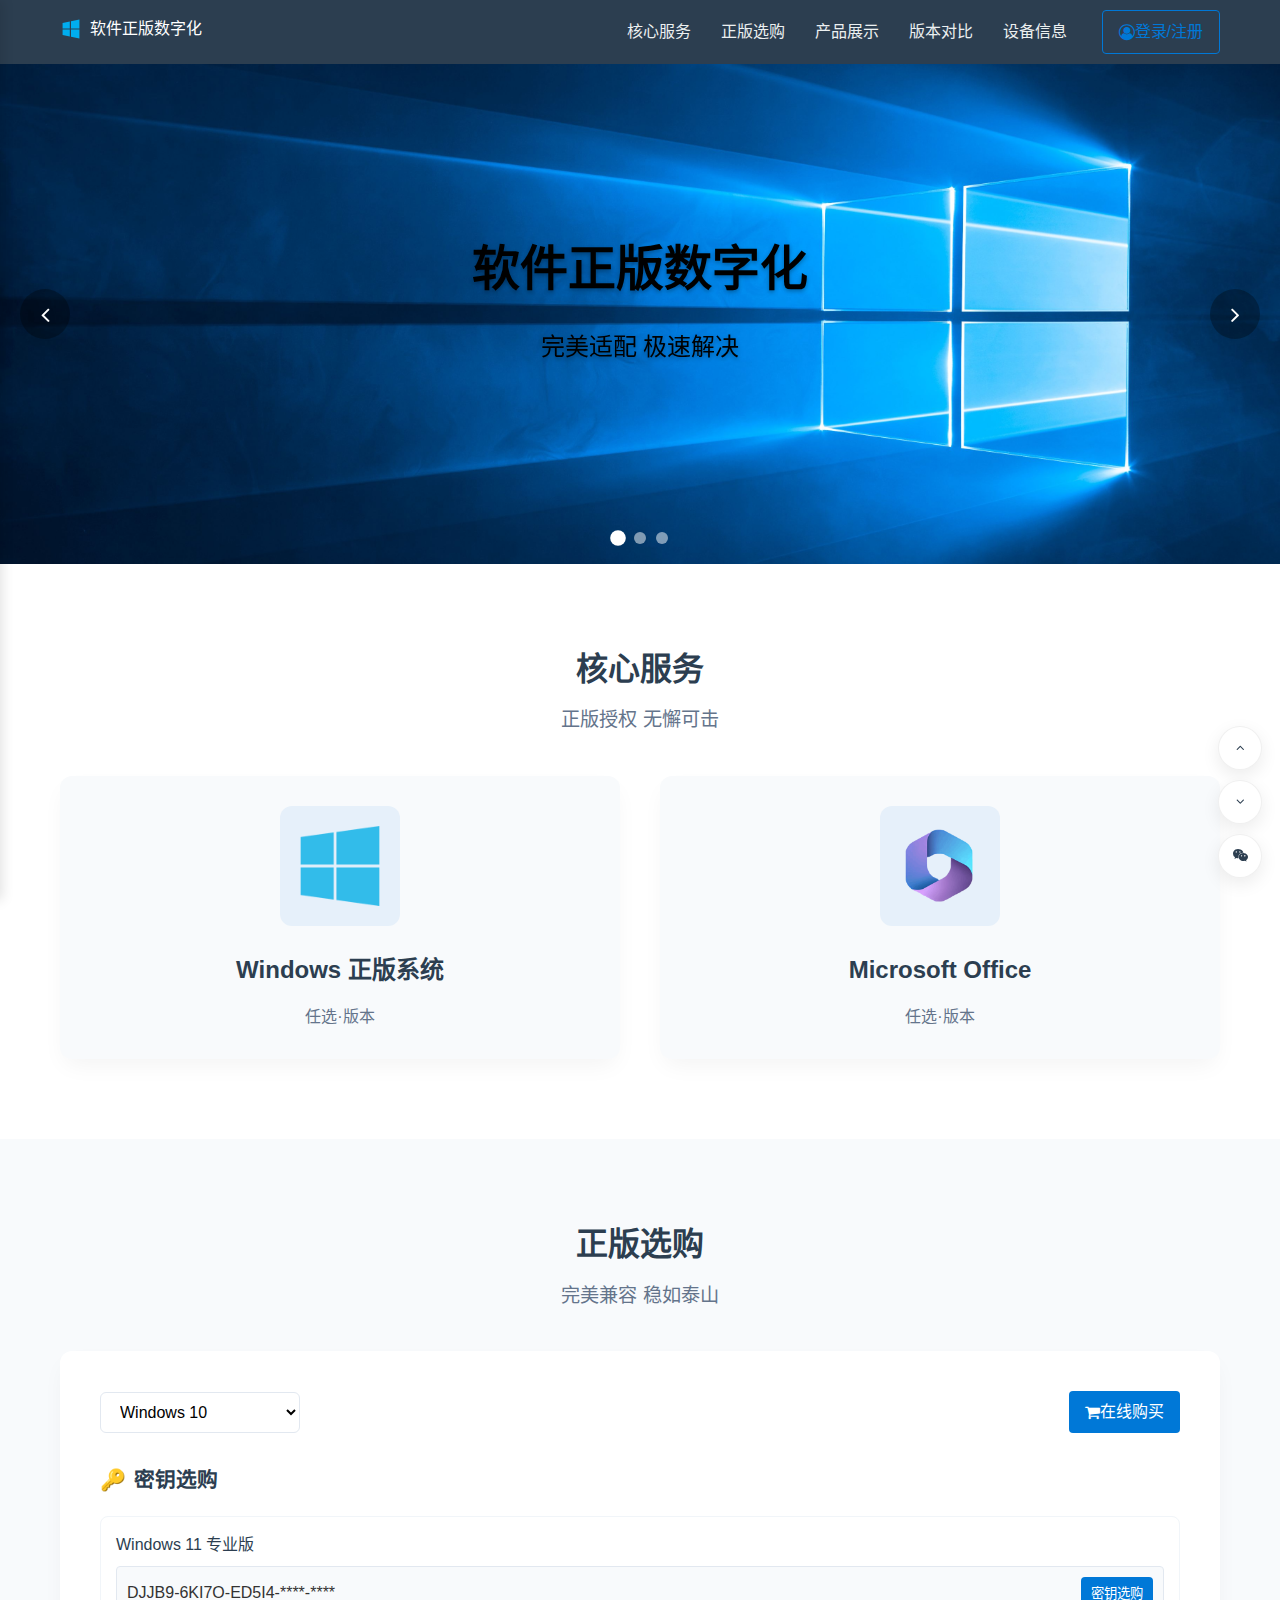
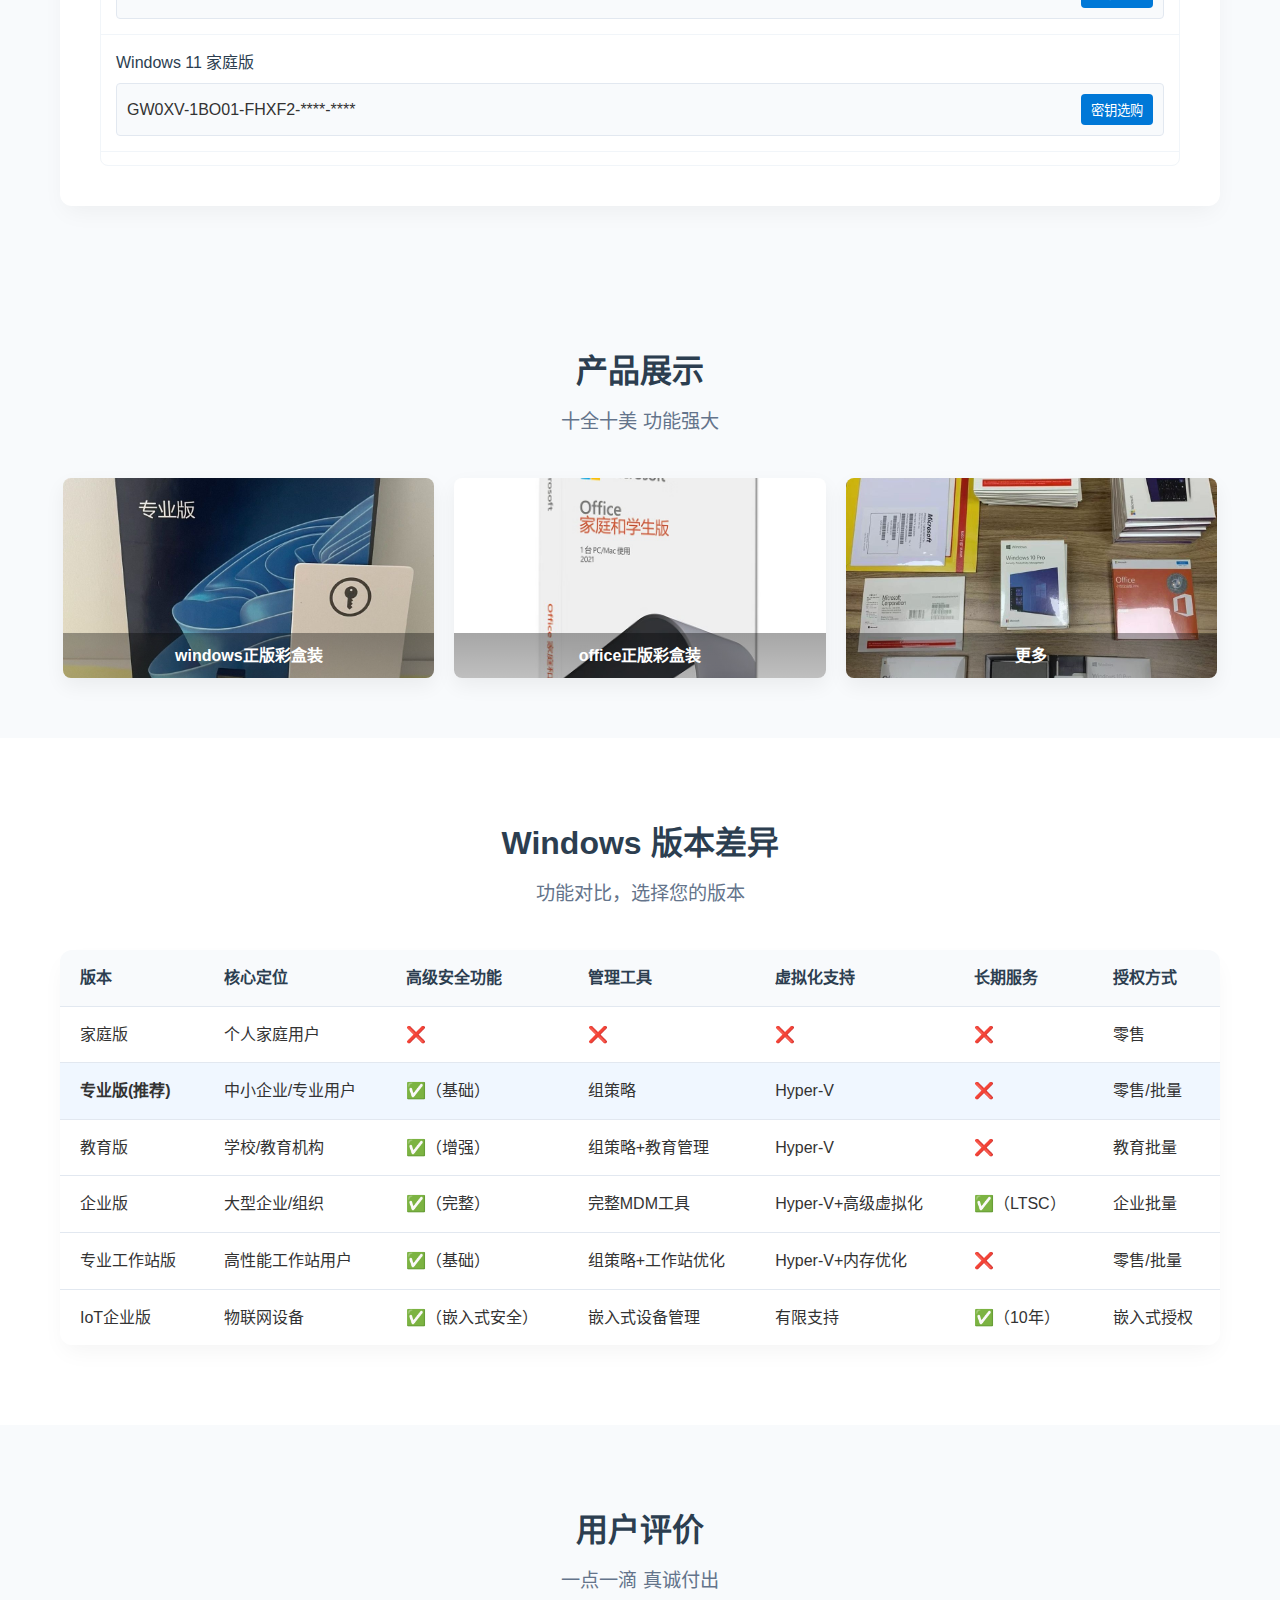
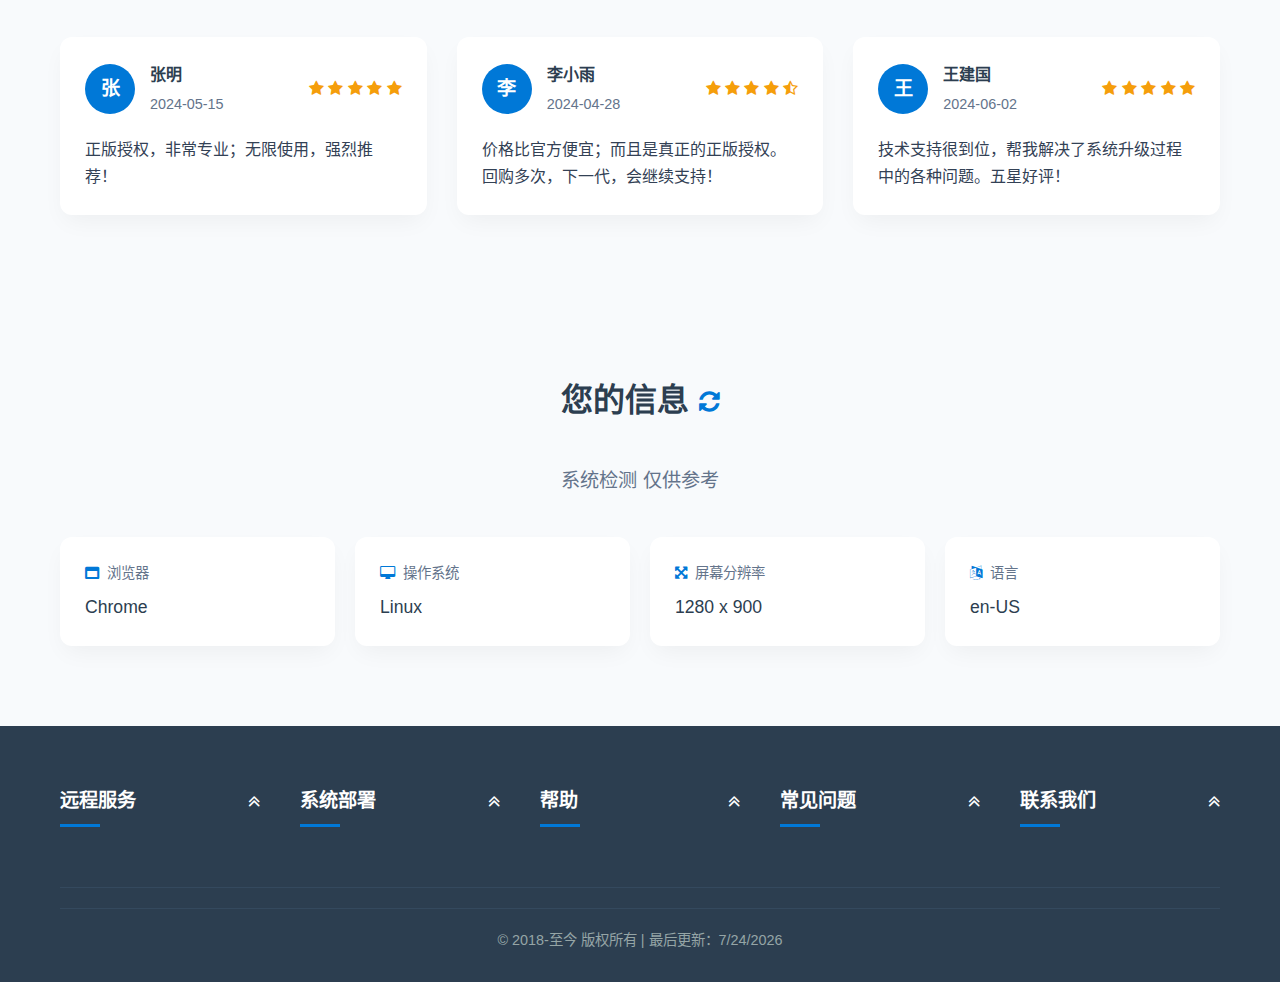
<file: index.html>
<!DOCTYPE html>
<html lang="zh-CN">

<head>
    <meta charset="UTF-8">
    <meta name="viewport" content="width=device-width, initial-scale=1.0">
      <title>免费windows许可证授权中心</title>
    <meta name="keywords" content="Windows许可证, 免费激活, 系统授权, Windows激活工具, 正版授权, 许可证密钥, 激活教程">
    <meta name="description" content="提供Windows系统和Office的正版授权信息、激活教程和相关服务，帮助用户合法使用软件产品。">
    <link href="https://cdn.jsdelivr.net/npm/font-awesome@4.7.0/css/font-awesome.min.css" rel="stylesheet">
    <link rel="icon" href="favicon.svg" type="image/x-icon">
    <link rel="stylesheet" href="css/winmain.css">
</head>

<body>
    <!-- 导航栏代码 -->
<nav class="top-navbar">
    <div class="container navbar-container">
        <div class="navbar-brand">
            <a href="#hero" aria-label="回到顶部">
                <img src="favicon.svg" alt="Windows" class="brand-logo"> 软件正版数字化
            </a>
        </div>
        <ul class="navbar-nav">
            <li class="nav-item"><a href="#core-services">核心服务</a></li>
            <li class="nav-item"><a href="#purchase">正版选购</a></li>
            <li class="nav-item"><a href="#products">产品展示</a></li>
            <li class="nav-item"><a href="#comparison">版本对比</a></li>
            <li class="nav-item"><a href="#device-info">设备信息</a></li>
        </ul>

        <button id="hamburgerBtn" class="hamburger-btn" aria-label="打开菜单"><i class="fa fa-bars"></i></button>

        <a href="https://signup.microsoft.com/" target="_blank" class="btn btn-outline login-button">
            <i class="fa fa-user-circle-o"></i> 登录/注册
        </a>
    </div>
</nav>

<!-- 移动侧边栏与遮罩（新增） -->
<div id="sidebarOverlay" class="sidebar-overlay" aria-hidden="true"></div>
<aside id="mobileSidebar" class="mobile-sidebar" aria-hidden="true">
    <button id="sidebarClose" class="sidebar-close" aria-label="关闭">×</button>
    <nav style="margin-top:38px;">
        <ul style="list-style:none;padding:0;margin:0;">
            <li style="margin:12px 0;"><a href="#core-services" style="color:#2c3e50;">核心服务</a></li>
            <li style="margin:12px 0;"><a href="#purchase" style="color:#2c3e50;">正版选购</a></li>
            <li style="margin:12px 0;"><a href="#products" style="color:#2c3e50;">产品展示</a></li>
            <li style="margin:12px 0;"><a href="#comparison" style="color:#2c3e50;">版本对比</a></li>
            <li style="margin:12px 0;"><a href="#device-info" style="color:#2c3e50;">设备信息</a></li>
            <li style="margin:18px 0;"><a href="https://signup.microsoft.com/" target="_blank" class="btn btn-primary" style="display:inline-block;">登录/注册</a></li>
        </ul>
    </nav>
</aside>

    <!-- 顶部区域 -->
    <header class="hero" id="hero" data-enable-image="true" data-enable-particles="true">
        <!-- 粒子效果容器 -->
        <div id="particles-js" style="display: none;"></div>
    
        
        <!-- 轮播控制按钮 -->
        <button class="carousel-control carousel-prev" aria-label="上一张">
            <i class="fa fa-angle-left"></i>
        </button>
        <button class="carousel-control carousel-next" aria-label="下一张">
            <i class="fa fa-angle-right"></i>
        </button>
        
        <!-- 背景切换控制按钮 -->
        <div class="bg-controls">
        </div>
        
        <div class="hero-content">
            <h1 id="heroTitle">软件正版数字化</h1>
            <h2 id="heroSubtitle">完美适配 极速解决</h2>
        </div>

       <div class="bg-images" aria-hidden="true">
    <div class="bg-image" style="background-image: url('image/bg1.jpg');" 
         data-title="软件正版数字化" data-subtitle="完美适配 极速解决"></div>
    <div class="bg-image" style="background-image: url('image/bg2.png');" 
         data-title="企业级授权" data-subtitle="安全、稳定"></div>
    <div class="bg-image" style="background-image: url('image/bg3.png');" 
         data-title="Office 套件" data-subtitle="效率、兼容"></div>
</div>
    </header>

    <main>
        <!-- 核心服务区域 -->
        <section id="core-services" class="core-services">
            <div class="container">
                <h2 class="section-title">核心服务</h2>
                <p class="section-subtitle">正版授权 无懈可击</p>
                
                <div class="services-grid">
                    <!-- Windows 产品类别 -->
                    <div class="service-card">
                        <div class="service-icon">
                            <img src="image/win.png" alt="Windows Logo">
                        </div>
                        <h3 class="service-title">Windows 正版系统</h3>
                        <p class="service-desc">任选·版本</p>
                    </div>

                    <!-- Office 产品类别 -->
                    <div class="service-card">
                        <div class="service-icon">
                            <img src="image/office365.png" alt="Office Logo">
                        </div>
                        <h3 class="service-title">Microsoft Office</h3>
                        <p class="service-desc">任选·版本</p>
                    </div>
                </div>
            </div>
        </section>

        <!-- 正版选购区域 -->
        <section id="purchase" class="purchase-section">
            <div class="container">
                <h2 class="section-title">正版选购</h2>
                <p class="section-subtitle">完美兼容 稳如泰山</p>
                
                <div class="purchase-container">
                    <div class="version-selector">
                       
                        <select id="windowsVersion">
                            <option value="win10">Windows 10</option>
                            <option value="win11">Windows 11</option>
                            <option value="">Office</option>
                            <option value="other">其它</option>
                        </select>
                        
                        <a href="https://pay.ldxp.cn/shop/EMSDA9S1/rxcp3w" target="_blank" class="btn btn-primary">
                            <i class="fa fa-shopping-cart mr-2"></i>在线购买
                        </a>
                    </div>

                    <!-- 密钥选购区域js -->
                    <div class="keys-section">
                        <h3>密钥选购</h3>
                        <div class="key-carousel">
                            <div class="key-items" id="keyItems">
                            </div>
                        </div>
                    </div>
                </div>
            </div>
        </section>

        <!-- 产品展示区 -->
        <section id="products" class="product-showcase">
            <div class="container">
                <h2 class="section-title">产品展示</h2>
                <p class="section-subtitle">十全十美 功能强大</p>

                <div class="product-grid">
                    <div class="product-item" style="background-image:url('image/s1.jpg');">
                        <div class="product-caption">windows正版彩盒装</div>
                    </div>
                    <div class="product-item" style="background-image:url('image/s2.jpg');">
                        <div class="product-caption">office正版彩盒装</div>
                    </div>
                    <div class="product-item" style="background-image:url('image/s3.jpg');">
                        <div class="product-caption">更多</div>
                    </div>
                </div>
            </div>
        </section>

        <!-- Windows差异区域 -->
        <section id="comparison" class="version-comparison">
            <div class="container">
                <h2 class="section-title">Windows 版本差异</h2>
                <p class="section-subtitle">功能对比，选择您的版本</p>
                
                <div class="table-wrapper">
                    <table class="comparison-table">
                        <thead>
                            <tr>
                                <th>版本</th>
                                <th>核心定位</th>
                                <th>高级安全功能</th>
                                <th>管理工具</th>
                                <th>虚拟化支持</th>
                                <th>长期服务</th>
                                <th>授权方式</th>
                            </tr>
                        </thead>
                        <tbody>
                            <tr>
                                <td>家庭版</td>
                                <td>个人家庭用户</td>
                                <td>❌</td>
                                <td>❌</td>
                                <td>❌</td>
                                <td>❌</td>
                                <td>零售</td>
                            </tr>
                            <tr>
                                <td><strong>专业版(推荐)</strong></td>
                                <td>中小企业/专业用户</td>
                                <td>✅（基础）</td>
                                <td>组策略</td>
                                <td>Hyper-V</td>
                                <td>❌</td>
                                <td>零售/批量</td>
                            </tr>
                            <tr>
                                <td>教育版</td>
                                <td>学校/教育机构</td>
                                <td>✅（增强）</td>
                                <td>组策略+教育管理</td>
                                <td>Hyper-V</td>
                                <td>❌</td>
                                <td>教育批量</td>
                            </tr>
                            <tr>
                                <td>企业版</td>
                                <td>大型企业/组织</td>
                                <td>✅（完整）</td>
                                <td>完整MDM工具</td>
                                <td>Hyper-V+高级虚拟化</td>
                                <td>✅（LTSC）</td>
                                <td>企业批量</td>
                            </tr>
                            <tr>
                                <td>专业工作站版</td>
                                <td>高性能工作站用户</td>
                                <td>✅（基础）</td>
                                <td>组策略+工作站优化</td>
                                <td>Hyper-V+内存优化</td>
                                <td>❌</td>
                                <td>零售/批量</td>
                            </tr>
                            <tr>
                                <td>IoT企业版</td>
                                <td>物联网设备</td>
                                <td>✅（嵌入式安全）</td>
                                <td>嵌入式设备管理</td>
                                <td>有限支持</td>
                                <td>✅（10年）</td>
                                <td>嵌入式授权</td>
                            </tr>
                        </tbody>
                    </table>
                </div>
            </div>
        </section>
<!-- 用户评价区域 -->
<section class="user-reviews">
    <div class="container">
        <h2 class="section-title">用户评价</h2>
        <p class="section-subtitle">一点一滴 真诚付出</p>
        
        <div class="reviews-grid">
            <div class="review-card">
                <div class="review-header">
                    <div class="reviewer-avatar">张</div>
                    <div class="reviewer-info">
                        <div class="reviewer-name">张明</div>
                        <div class="review-date">2024-05-15</div>
                    </div>
                    <div class="rating">
                        <i class="fa fa-star"></i>
                        <i class="fa fa-star"></i>
                        <i class="fa fa-star"></i>
                        <i class="fa fa-star"></i>
                        <i class="fa fa-star"></i>
                    </div>
                </div>
                <div class="review-content">
                    正版授权，非常专业；无限使用，强烈推荐！
                </div>
            </div>
            
            <div class="review-card">
                <div class="review-header">
                    <div class="reviewer-avatar">李</div>
                    <div class="reviewer-info">
                        <div class="reviewer-name">李小雨</div>
                        <div class="review-date">2024-04-28</div>
                    </div>
                    <div class="rating">
                        <i class="fa fa-star"></i>
                        <i class="fa fa-star"></i>
                        <i class="fa fa-star"></i>
                        <i class="fa fa-star"></i>
                        <i class="fa fa-star-half-o"></i>
                    </div>
                </div>
                <div class="review-content">
                    价格比官方便宜；而且是真正的正版授权。回购多次，下一代，会继续支持！
                </div>
            </div>
            
            <div class="review-card">
                <div class="review-header">
                    <div class="reviewer-avatar">王</div>
                    <div class="reviewer-info">
                        <div class="reviewer-name">王建国</div>
                        <div class="review-date">2024-06-02</div>
                    </div>
                    <div class="rating">
                        <i class="fa fa-star"></i>
                        <i class="fa fa-star"></i>
                        <i class="fa fa-star"></i>
                        <i class="fa fa-star"></i>
                        <i class="fa fa-star"></i>
                    </div>
                </div>
                <div class="review-content">
                    技术支持很到位，帮我解决了系统升级过程中的各种问题。五星好评！
                </div>
            </div>
        </div>
    </div>
</section>
        
        <!-- 设备信息区域 -->
        <section id="device-info" class="device-info">
            <div class="container">
                <div class="info-header">
                    <h2 class="info-title">您的信息</h2>
                    <i class="fa fa-refresh refresh-icon" id="refreshInfo" title="刷新信息"></i>
                </div>
                <p class="section-subtitle">系统检测 仅供参考</p>
                
                <div class="info-grid" id="deviceInfoGrid">
                </div>
            </div>
        </section>
    </main>

    <!-- 页脚区域 -->
    <footer>
        <div class="container">
            <div class="footer-container">
                <!-- 远程服务 -->
                <div class="footer-section">
                    <h3>
                        远程服务
                        <i class="fa fa-angle-double-up toggle-icon" style="margin-left: 0.2px;"></i>
                    </h3>
                    <ul class="footer-links">
                        <li><a href="https://sunlogin.oray.com/download?categ=personal" target="_blank">向日葵</a></li>
                        <li><a href="https://www.rdviewer.com/" target="_blank">Rdview</a></li>
                    </ul>
                </div>

                <!-- 系统部署 -->
                <div class="footer-section">
                    <h3>
                        系统部署
                        <i class="fa fa-angle-double-up toggle-icon" style="margin-left: 0.2px;"></i>
                    </h3>
                    <ul class="footer-links">
                        <li><a href="https://msdn.itellyou.cn/" target="_blank">MSDN</a></li>
                        <li><a href="https://www.wepe.com.cn/" target="_blank">WePe</a></li>
                        <li><a href="https://otp.landian.vip/zh-cn/" target="_blank">Office</a></li>
                    </ul>
                </div>

                <!-- 帮助 -->
                <div class="footer-section">
                    <h3>
                        帮助
                        <i class="fa fa-angle-double-up toggle-icon" style="margin-left: 0.2px;"></i>
                    </h3>
                    <ul class="footer-links">
                        <li><a href="https://www.kdocs.cn/l/cghFNwCAiYQf" target="_blank">在线文档</a></li>
                        <li><a href="https://iknow.lenovo.com.cn/detail/200014" target="_blank">Bitlocker</a></li>
                        <li><a href="https://www.kdocs.cn/l/cuNACF1VFq2F" target="_blank">Office二级</a></li>
                        <li><a href="https://www.huorong.cn/" target="_blank">火绒</a></li>
                    </ul>
                </div>

                <!-- 常见问题 -->
                <div class="footer-section">
                    <h3>
                        常见问题
                        <i class="fa fa-angle-double-up toggle-icon" style="margin-left: 0.2px;"></i>
                    </h3>
                    <ul class="footer-links">
                       <li><a href="Privacy/index.html" target="_blank">服务条款</a></li>
                        <li><a href="#" id="noticeBtn">公告</a></li>
                        <li><a href="#" id="faqBtn">FAQ</a></li>
                    </ul>
                </div>

                <!-- 联系我们 -->
                <div class="footer-section">
                    <h3>
                        联系我们
                        <i class="fa fa-angle-double-up" style="margin-left: 0.2px;"></i>
                    </h3>
                    <ul class="footer-links">
                        <li><a href="mailto:andu666@foxmail.com"><i class="fa fa-envelope-o mr-2"></i> 邮件：andu666@foxmail.com</a></li>
                        <li><a href="#" id="contactWeChatBtn"><i class="fa fa-weixin mr-2"></i> 微信/付款</a></li>
                    </ul>
                </div>
            </div>

            <div class="footer-divider"></div>

            <div class="copyright">
                © 2018-至今 版权所有 | 最后更新：<span id="lastUpdate"></span>
            </div>
        </div>
    </footer>

    <!-- 右下角功能按钮 -->
    <div class="action-buttons" aria-hidden="false">
        <button id="toTop" class="action-btn" title="回到顶部"><i class="fa fa-angle-up" aria-hidden="true"></i></button>
        <button id="toBottom" class="action-btn" title="到底部"><i class="fa fa-angle-down" aria-hidden="true"></i></button>
        <button id="wechatBtn" class="action-btn" title="微信二维码"><i class="fa fa-wechat" aria-hidden="true"></i></button>
    </div>

    <div id="wechatQrCode" class="wechat-qrcode" aria-hidden="true">
        <img src="image/wx-code.png" alt="微信二维码">
        <p>客户经理</p>
    </div>

    <!-- 公告模态框 -->
    <div id="noticeModal" style="display:none;position:fixed;top:0;left:0;width:100vw;height:100vh;background:rgba(44,62,80,0.4);z-index:999;">
        <div style="position:absolute;top:50%;left:50%;transform:translate(-50%,-50%);background:#fff;border-radius:10px;max-width:90vw;width:500px;padding:30px;box-shadow:0 8px 32px rgba(0,0,0,0.18);text-align:center;position:relative;">
            <button id="noticeClose" style="position:absolute;top:15px;right:15px;background:none;border:none;font-size:1.5rem;color:#777;cursor:pointer;">×</button>
            <div style="font-size:1.5rem;font-weight:bold;margin-bottom:20px;color:#e74c3c;">重要通知 | 2018运营-至今</div>
            <div style="text-align: center; margin-top: 10px; font-size: 1rem; color: #333;">
                全网最低价 100%正版 企业更优惠
            </div>
            <div style="text-align:left;font-size:1rem;line-height:1.8;margin:20px 0;">
                <p><strong>因密钥可复制、虚拟品；人群问题：带来损失</strong></p>
                <p>1. 恶意白嫖，恶意退款的人</p>
                <p>2. 小白人群；浪费后，且要退款</p>
                <p style="color:#e74c3c;font-weight:bold;text-align:center;">为更好的解决，现仅：远程协助，成功率100%</p>
                <p style="color:#e74c3c;font-weight:bold;">拒绝任何：恶意白嫖；必须：先付后协（失败必退）</p>
                <br>
                <p><strong>提示：</strong>如您"闲鱼"下单，因我方，支付宝不常用，请转微信</p>
                <p><strong>承诺：</strong>100%正版、100%账户绑定、100%真实、100%放心</p>
                <p><strong>优惠：</strong>购入2个的，第2个，仅售半价</p>
            </div>
            <div style="position:relative;max-width:100%;width:200px;margin:10px auto;display:block;">
                <img id="wx1Image" src="image/wx1.png" alt="微信支付二维码" style="max-width:100%;width:100%;border-radius:6px;border:1px solid #eee;transition: transform 0.3s ease;">
                <div style="position:absolute;top:-10px;right:-10px;display:flex;gap:5px;">
                    <button id="zoomIn" style="width:24px;height:24px;border-radius:50%;background:#fff;border:1px solid #ddd;display:flex;align-items:center;justify-content:center;cursor:pointer;font-weight:bold;box-shadow:0 1px 3px rgba(0,0,0,0.1);">+</button>
                    <button id="zoomOut" style="width:24px;height:24px;border-radius:50%;background:#fff;border:1px solid #ddd;display:flex;align-items:center;justify-content:center;cursor:pointer;font-weight:bold;box-shadow:0 1px 3px rgba(0,0,0,0.1);">-</button>
                </div>
                <div style="text-align: center; margin-top: 10px; font-size: 1rem; color: #333;">
                    感谢理解，提供3年质保
                </div>
            </div>
        </div>
    </div>

    <!-- FAQ模态框 -->
    <div id="faqModal" style="display:none;position:fixed;top:0;left:0;width:100vw;height:100vh;background:rgba(44,62,80,0.4);z-index:999;">
        <div style="position:absolute;top:50%;left:50%;transform:translate(-50%,-50%);background:#fff;border-radius:10px;max-width:90vw;width:400px;padding:30px 20px;box-shadow:0 8px 32px rgba(0,0,0,0.18);text-align:center;">
            <div style="font-size:1.2rem;font-weight:bold;margin-bottom:18px;">常见问题 FAQ</div>
            <div style="text-align:left;font-size:1rem;line-height:1.8;">
                <div>
                    <b>问：</b>是否，正版永久？<br><b>答：</b>是；账户绑定
                    <hr style="border:none;border-bottom:1px solid #e0e0e0;margin:8px 0;">
                </div>
                <div>
                    <b>问：</b>换或多台电脑，能用<br><b>答：</b>是
                    <hr style="border:none;border-bottom:1px solid #e0e0e0;margin:8px 0;">
                </div>
                <div>
                    <b>问：</b>是否，有售后<br><b>答：</b>质保一年
                    <hr style="border:none;border-bottom:1px solid #e0e0e0;margin:8px 0;">
                </div>
                <div>
                    <b>问：</b>如何查看，正版激活？<br><b>答：</b>设置→系统→激活→激活状态
                    <hr style="border:none;border-bottom:1px solid #e0e0e0;margin:8px 0;">
                </div>
                <img src="image/win-sq.png" alt="激活状态" style="max-width:100%;width:220px;margin:10px auto;display:block;border-radius:6px;">
            </div>
            <button id="faqClose" style="margin-top:18px;padding:6px 24px;border:none;background:#0078d7;color:#fff;border-radius:4px;font-size:1rem;cursor:pointer;">关闭</button>
        </div>
    </div>

    <!-- 联系我们模态框（新增） -->
    <div id="contactModal" style="display:none;position:fixed;top:0;left:0;width:100vw;height:100vh;background:rgba(44,62,80,0.4);z-index:999;">
        <div style="position:absolute;top:50%;left:50%;transform:translate(-50%,-50%);background:#fff;border-radius:10px;max-width:90vw;width:420px;padding:22px;box-shadow:0 8px 32px rgba(0,0,0,0.18);text-align:center;">
            <button id="contactClose" style="position:absolute;top:12px;right:12px;background:none;border:none;font-size:1.5rem;color:#777;cursor:pointer;">×</button>
            <div style="font-size:1.3rem;font-weight:bold;margin-bottom:12px;color:#2c3e50;">联系我们</div>
            <div style="font-size:1rem;color:#333;margin-bottom:12px;text-align:left;">
                <p style="margin:6px 0;"><strong>邮件：</strong><a href="mailto:andu666@foxmail.com">andu666@foxmail.com</a></p>
                <p style="margin:6px 0;"><strong>微信/付款：</strong>扫码联系或支付</p>
            </div>
            <div style="margin:10px auto;max-width:260px;">
                <img src="image/wx1.png" alt="微信二维码" style="width:100%;height:auto;border-radius:6px;border:1px solid #eee;display:block;">
            </div>
            <div style="font-size:0.95rem;color:#666;margin-top:12px;">
                长按或扫码添加，支持付款与咨询
            </div>
            <div style="margin-top:14px;">
                <button id="contactCloseBtn" style="padding:8px 18px;border:none;background:#0078d7;color:#fff;border-radius:6px;cursor:pointer;">关闭</button>
            </div>
        </div>
    </div>

    <!-- 页脚结束前插入脚本引用 -->
    <script src="js/winmain.js"></script>
</body>
</html>
</file>
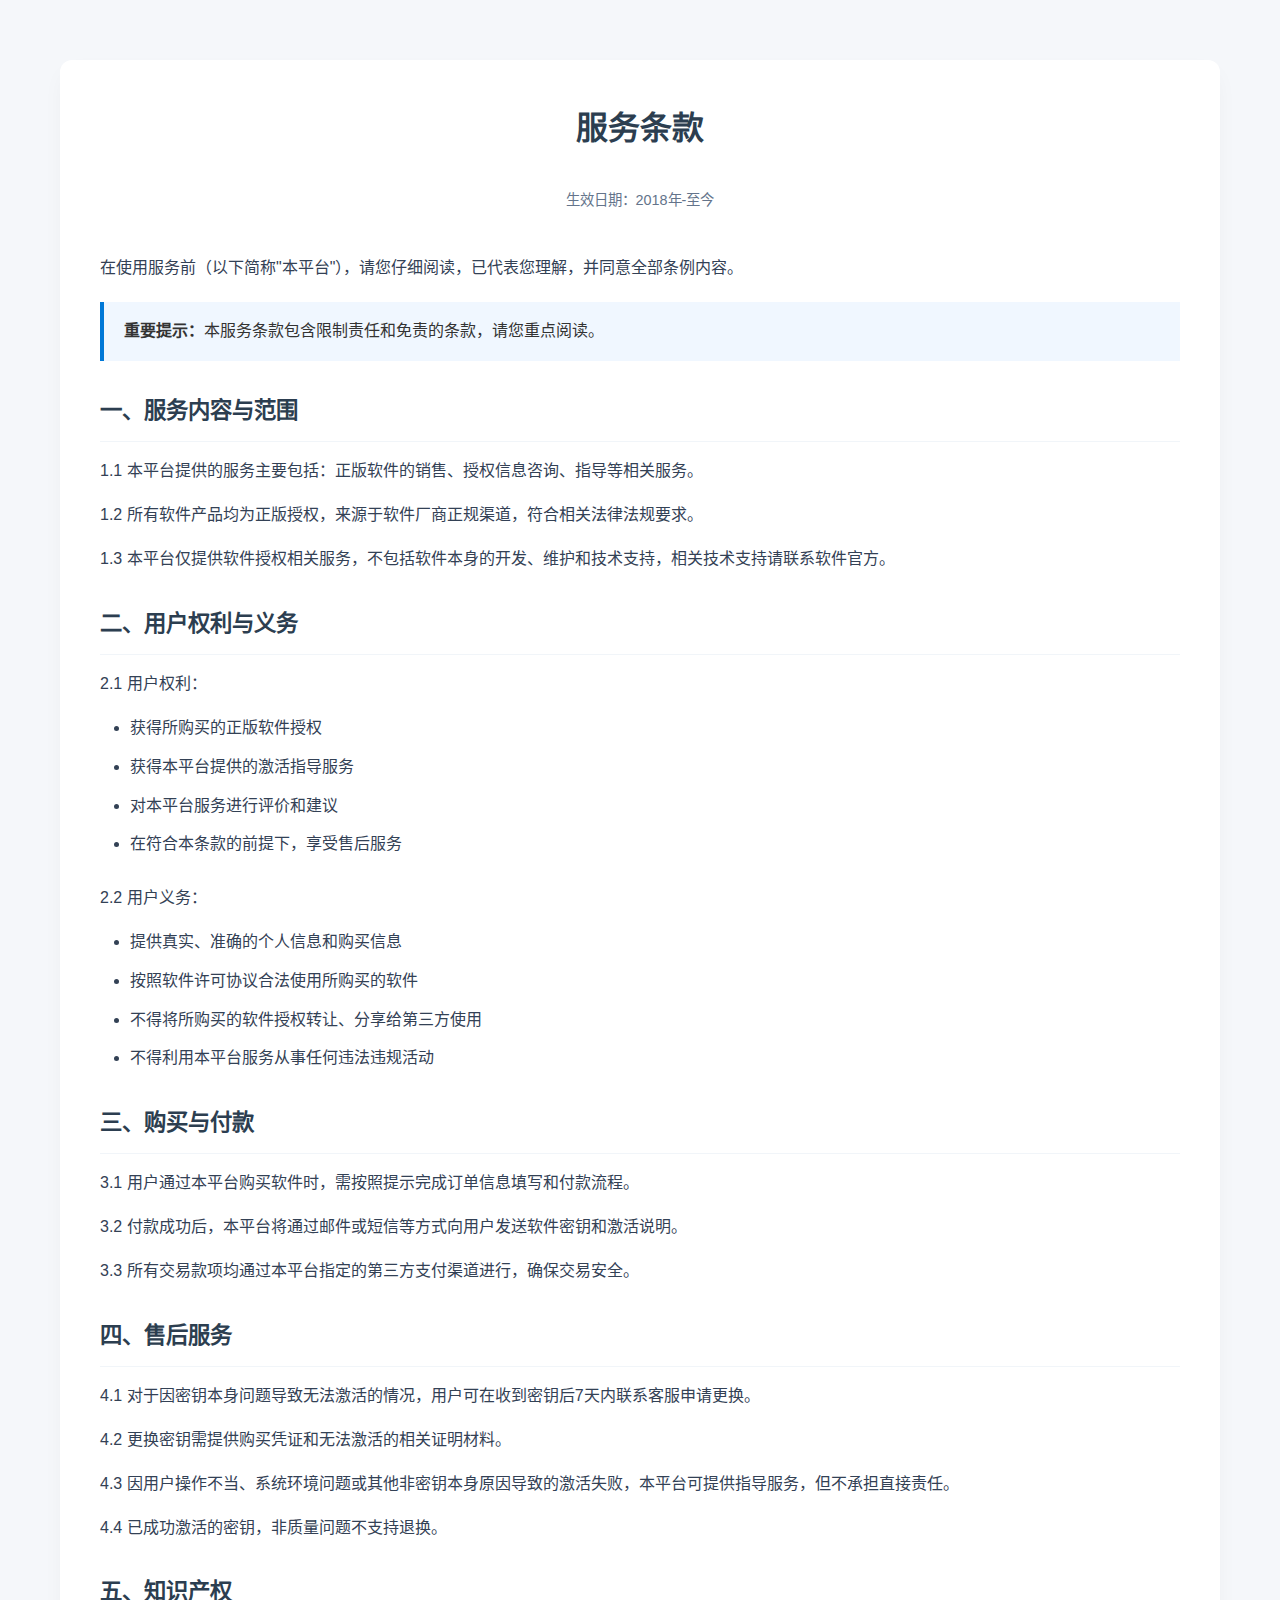
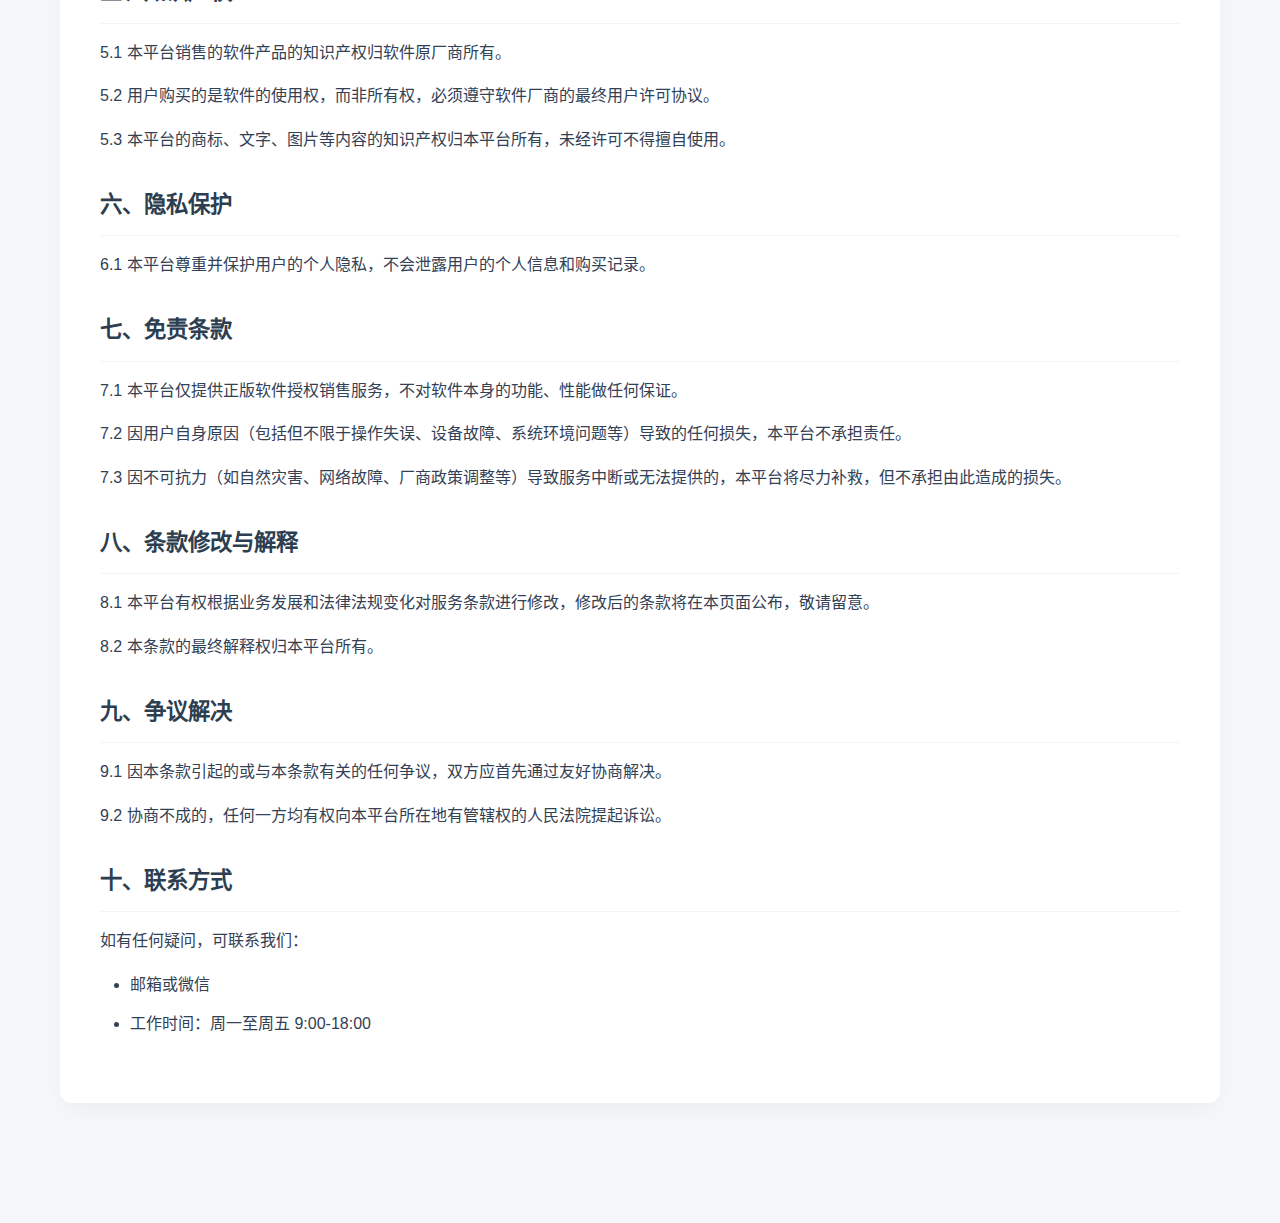
<file: Privacy/index.html>
<!DOCTYPE html>
<html lang="zh-CN">
<head>
    <meta charset="UTF-8">
    <meta name="viewport" content="width=device-width, initial-scale=1.0">
    <title>服务条款 - 软件正版数字化</title>
    <meta name="keywords" content="服务条款, 软件授权条款, 正版软件服务协议">
    <meta name="description" content="软件正版数字化服务条款，详细说明用户使用我们服务的权利和义务。">
    <link href="https://cdn.jsdelivr.net/npm/font-awesome@4.7.0/css/font-awesome.min.css" rel="stylesheet">
    <link rel="icon" href="favicon.svg" type="image/x-icon">
    <style>
        /* 基础样式重置 */
        * {
            margin: 0;
            padding: 0;
            box-sizing: border-box;
            font-family: 'Segoe UI', Tahoma, Geneva, Verdana, sans-serif;
        }

        /* 全局链接样式 */
        a {
            text-decoration: none;
            color: inherit;
            transition: color 0.3s ease;
        }

        a:hover {
            color: #0078d7;
        }

        body {
            background-color: #f5f7fa;
            color: #333;
            line-height: 1.8;
            min-height: 100vh;
            padding: 20px 0 80px;
        }

        .container {
            max-width: 1200px;
            margin: 0 auto;
            padding: 0 20px;
        }

        /* 服务条款区域 */
        .terms-section {
            padding: 40px 0;
        }

        .terms-container {
            background-color: white;
            border-radius: 12px;
            padding: 40px;
            box-shadow: 0 10px 25px -5px rgba(0, 0, 0, 0.05);
        }

        .terms-title {
            font-size: 2rem;
            font-weight: 700;
            color: #2c3e50;
            margin-bottom: 30px;
            text-align: center;
        }

        .terms-date {
            color: #64748b;
            text-align: center;
            margin-bottom: 40px;
            font-size: 0.9rem;
        }

        .terms-content h3 {
            font-size: 1.4rem;
            color: #2c3e50;
            margin: 30px 0 15px;
            padding-bottom: 10px;
            border-bottom: 1px solid #f1f5f9;
        }

        .terms-content p {
            margin-bottom: 15px;
            color: #334155;
        }

        .terms-content ul {
            margin: 15px 0 25px 30px;
        }

        .terms-content li {
            margin-bottom: 10px;
            color: #334155;
        }

        .important-note {
            background-color: #f0f7ff;
            border-left: 4px solid #0078d7;
            padding: 15px 20px;
            margin: 20px 0;
        }

        /* 右下角回到顶部按钮 */
        .action-buttons {
            position: fixed;
            right: 18px;
            bottom: 22px;
            display: flex;
            flex-direction: column;
            gap: 10px;
            z-index: 999;
            opacity: 0;
            transform: translateY(8px);
            transition: all 250ms ease;
            pointer-events: none;
        }

        .action-buttons.visible {
            opacity: 1;
            transform: translateY(0);
            pointer-events: auto;
        }

        .action-btn {
            width: 44px;
            height: 44px;
            border-radius: 50%;
            background: #fff;
            border: 1px solid rgba(0, 0, 0, 0.06);
            display: inline-flex;
            align-items: center;
            justify-content: center;
            box-shadow: 0 6px 18px rgba(0, 0, 0, 0.08);
            cursor: pointer;
            transition: transform .18s ease, background .18s ease;
            color: #2c3e50;
        }

        .action-btn:hover {
            transform: translateY(-4px);
        }

        /* 响应式设计 */
        @media (max-width: 768px) {
            .terms-container {
                padding: 25px 20px;
            }

            .terms-title {
                font-size: 1.6rem;
            }

            .terms-content h3 {
                font-size: 1.2rem;
            }
        }

        @media (max-width: 480px) {
            body {
                padding: 10px 0 60px;
            }
            
            .terms-section {
                padding: 20px 0;
            }
        }

        /* 全局平滑滚动 */
        html { scroll-behavior: smooth; }
    </style>
</head>
<body>
    <!-- 服务条款区域 -->
    <section class="terms-section">
        <div class="container">
            <div class="terms-container">
                <h2 class="terms-title">服务条款</h2>
                <div class="terms-date">生效日期：2018年-至今</div>

                <div class="terms-content">
                    <p>在使用服务前（以下简称"本平台"），请您仔细阅读，已代表您理解，并同意全部条例内容。</p>

                    <div class="important-note">
                        <strong>重要提示：</strong>本服务条款包含限制责任和免责的条款，请您重点阅读。
                    </div>

                    <h3>一、服务内容与范围</h3>
                    <p>1.1 本平台提供的服务主要包括：正版软件的销售、授权信息咨询、指导等相关服务。</p>
                    <p>1.2 所有软件产品均为正版授权，来源于软件厂商正规渠道，符合相关法律法规要求。</p>
                    <p>1.3 本平台仅提供软件授权相关服务，不包括软件本身的开发、维护和技术支持，相关技术支持请联系软件官方。</p>

                    <h3>二、用户权利与义务</h3>
                    <p>2.1 用户权利：</p>
                    <ul>
                        <li>获得所购买的正版软件授权</li>
                        <li>获得本平台提供的激活指导服务</li>
                        <li>对本平台服务进行评价和建议</li>
                        <li>在符合本条款的前提下，享受售后服务</li>
                    </ul>

                    <p>2.2 用户义务：</p>
                    <ul>
                        <li>提供真实、准确的个人信息和购买信息</li>
                        <li>按照软件许可协议合法使用所购买的软件</li>
                        <li>不得将所购买的软件授权转让、分享给第三方使用</li>
                        <li>不得利用本平台服务从事任何违法违规活动</li>
                    </ul>

                    <h3>三、购买与付款</h3>
                    <p>3.1 用户通过本平台购买软件时，需按照提示完成订单信息填写和付款流程。</p>
                    <p>3.2 付款成功后，本平台将通过邮件或短信等方式向用户发送软件密钥和激活说明。</p>
                    <p>3.3 所有交易款项均通过本平台指定的第三方支付渠道进行，确保交易安全。</p>

                    <h3>四、售后服务</h3>
                    <p>4.1 对于因密钥本身问题导致无法激活的情况，用户可在收到密钥后7天内联系客服申请更换。</p>
                    <p>4.2 更换密钥需提供购买凭证和无法激活的相关证明材料。</p>
                    <p>4.3 因用户操作不当、系统环境问题或其他非密钥本身原因导致的激活失败，本平台可提供指导服务，但不承担直接责任。</p>
                    <p>4.4 已成功激活的密钥，非质量问题不支持退换。</p>

                    <h3>五、知识产权</h3>
                    <p>5.1 本平台销售的软件产品的知识产权归软件原厂商所有。</p>
                    <p>5.2 用户购买的是软件的使用权，而非所有权，必须遵守软件厂商的最终用户许可协议。</p>
                    <p>5.3 本平台的商标、文字、图片等内容的知识产权归本平台所有，未经许可不得擅自使用。</p>

                    <h3>六、隐私保护</h3>
                    <p>6.1 本平台尊重并保护用户的个人隐私，不会泄露用户的个人信息和购买记录。</p>

                    <h3>七、免责条款</h3>
                    <p>7.1 本平台仅提供正版软件授权销售服务，不对软件本身的功能、性能做任何保证。</p>
                    <p>7.2 因用户自身原因（包括但不限于操作失误、设备故障、系统环境问题等）导致的任何损失，本平台不承担责任。</p>
                    <p>7.3 因不可抗力（如自然灾害、网络故障、厂商政策调整等）导致服务中断或无法提供的，本平台将尽力补救，但不承担由此造成的损失。</p>

                    <h3>八、条款修改与解释</h3>
                    <p>8.1 本平台有权根据业务发展和法律法规变化对服务条款进行修改，修改后的条款将在本页面公布，敬请留意。</p>
                    <p>8.2 本条款的最终解释权归本平台所有。</p>

                    <h3>九、争议解决</h3>
                    <p>9.1 因本条款引起的或与本条款有关的任何争议，双方应首先通过友好协商解决。</p>
                    <p>9.2 协商不成的，任何一方均有权向本平台所在地有管辖权的人民法院提起诉讼。</p>

                    <h3>十、联系方式</h3>
                    <p>如有任何疑问，可联系我们：</p>
                    <ul>
                        <li>邮箱或微信</li>
                        <li>工作时间：周一至周五 9:00-18:00</li>
                    </ul>
                </div>
            </div>
        </div>
    </section>

    <!-- 右下角回到顶部按钮 -->
    <div class="action-buttons" id="actionButtons">
        <button class="action-btn" id="backToTop" aria-label="回到顶部">
            <i class="fa fa-arrow-up"></i>
        </button>
    </div>

    <script>
        // 回到顶部按钮功能
        const backToTopBtn = document.getElementById('backToTop');
        const actionButtons = document.getElementById('actionButtons');

        // 滚动监听显示/隐藏回到顶部按钮
        window.addEventListener('scroll', () => {
            if (window.scrollY > 300) {
                actionButtons.classList.add('visible');
            } else {
                actionButtons.classList.remove('visible');
            }
        });

        // 回到顶部点击事件
        backToTopBtn.addEventListener('click', () => {
            window.scrollTo({
                top: 0,
                behavior: 'smooth'
            });
        });

        // 页面加载完成后初始化
        document.addEventListener('DOMContentLoaded', () => {
            if (window.scrollY > 300) {
                actionButtons.classList.add('visible');
            }
        });
    </script>
</body>
</html>
</file>
<file: css/winmain.css>
/* 基础样式重置 */
* {
    margin: 0;
    padding: 0;
    box-sizing: border-box;
    font-family: 'Segoe UI', Tahoma, Geneva, Verdana, sans-serif;
}

/* 全局链接样式 */
a {
    text-decoration: none;
    color: inherit;
    transition: color 0.3s ease;
}

a:hover {
    color: #0078d7;
}

body {
    background-color: #f5f7fa;
    color: #333;
    line-height: 1.6;
    min-height: 100vh;
}

.container {
    max-width: 1200px;
    margin: 0 auto;
    padding: 0 20px;
}

/* 按钮样式 */
.btn {
    display: inline-flex;
    align-items: center;
    justify-content: center;
    padding: 8px 16px;
    border-radius: 4px;
    font-weight: 500;
    cursor: pointer;
    transition: all 0.3s ease;
    border: none;
}

.btn-primary {
    background-color: #0078d7;
    color: white;
}

.btn-primary:hover {
    background-color: #005a9e;
    transform: translateY(-2px);
}

.btn-outline {
    background-color: transparent;
    color: #0078d7;
    border: 1px solid #0078d7;
}

.btn-outline:hover {
    background-color: #0078d7;
    color: white;
}

/* 标题样式 */
.section-title {
    font-size: 2rem;
    font-weight: 700;
    color: #2c3e50;
    margin-bottom: 10px;
    text-align: center;
}

.section-subtitle {
    font-size: 1.2rem;
    color: #64748b;
    text-align: center;
    margin-bottom: 40px;
}

/* 顶部区域 */
.hero {
    position: relative;
    height: 500px;
    color: rgb(0, 0, 0); /* 字颜色 */
    display: flex;
    align-items: center;
    overflow: hidden;
}



.hero-content {
    position: relative;
    z-index: 2; /* 保证标题和按钮在最上层 */
    text-align: center;
    max-width: 800px;
    margin: 0 auto;
    padding: 0 20px;
}

.hero h1 {
    font-size: 3rem;
    margin-bottom: 20px;
    text-shadow: 0 2px 4px rgba(0, 0, 0, 0.3);
    transition: opacity 0.5s ease, transform 0.5s ease;
}

.hero h2 {
    font-size: 1.5rem;
    font-weight: 400;
    margin-bottom: 30px;
    text-shadow: 0 2px 4px rgba(0, 0, 0, 0.3);
    transition: opacity 0.5s ease, transform 0.5s ease;
}

.login-button {
    position: absolute;
    top: 20px;
    right: 20px;
    z-index: 2;
}

/* 背景切换控制 */
.bg-controls {
    position: absolute;
    bottom: 20px;
    left: 50%;
    transform: translateX(-50%);
    z-index: 2;
    display: flex;
    gap: 10px;
}

.bg-control-btn {
    width: 12px;
    height: 12px;
    border-radius: 50%;
    background-color: rgba(255, 255, 255, 0.5);
    cursor: pointer;
    transition: all 0.3s ease;
}

.bg-control-btn.active {
    background-color: white;
    transform: scale(1.3);
}

/* 轮播控制按钮 */
.carousel-control {
    position: absolute;
    top: 50%;
    transform: translateY(-50%);
    z-index: 2;
    width: 50px;
    height: 50px;
    background-color: rgba(0, 0, 0, 0.3);
    color: white;
    border: none;
    border-radius: 50%;
    font-size: 1.5rem;
    cursor: pointer;
    display: flex;
    align-items: center;
    justify-content: center;
    transition: all 0.3s ease;
}

.carousel-control:hover {
    background-color: rgba(0, 0, 0, 0.5);
}

.carousel-prev {
    left: 20px;
}

.carousel-next {
    right: 20px;
}

/* 粒子效果容器 */
#particles-js {
    position: absolute;
    width: 100%;
    height: 100%;
    top: 0;
    left: 0;
}



/* 核心服务区域 */
.core-services {
    padding: 80px 0;
    background-color: white;
}

.services-grid {
    display: grid;
    grid-template-columns: repeat(auto-fit, minmax(300px, 1fr));
    gap: 40px;
    margin-top: 40px;
}

.service-card {
    background-color: #f8fafc;
    border-radius: 12px;
    padding: 30px;
    text-align: center;
    box-shadow: 0 10px 25px -5px rgba(0, 0, 0, 0.05);
    transition: all 0.3s ease;
}

.service-card:hover {
    transform: translateY(-10px);
    box-shadow: 0 20px 35px -10px rgba(0, 0, 0, 0.1);
}

.service-icon {
    width: 120px;
    height: 120px;
    margin: 0 auto 25px;
    border-radius: 12px;
    background-color: #e6f0fa;
    display: flex;
    align-items: center;
    justify-content: center;
}

.service-icon img {
    max-width: 80px;
    max-height: 80px;
    object-fit: contain;
}

.service-title {
    font-size: 1.5rem;
    font-weight: 600;
    color: #2c3e50;
    margin-bottom: 15px;
}

.service-desc {
    color: #64748b;
    font-size: 1rem;
}

/* 正版选购区域 */
.purchase-section {
    padding: 80px 0;
    background-color: #f8fafc;
}

.purchase-container {
    background-color: white;
    border-radius: 12px;
    box-shadow: 0 10px 25px -5px rgba(0, 0, 0, 0.05);
    padding: 40px;
}

.version-selector {
    margin-bottom: 30px;
    display: flex;
    flex-wrap: wrap;
    gap: 20px;
    align-items: center;
}

.version-selector label {
    font-size: 1.1rem;
    font-weight: 500;
    color: #2c3e50;
}

.version-selector select {
    padding: 10px 15px;
    border-radius: 6px;
    border: 1px solid #e2e8f0;
    font-size: 1rem;
    width: 200px;
    background-color: white;
}

.version-selector .btn {
    margin-left: auto;
}

/* 密钥选购区域 */
.keys-section {
    margin-top: 30px;
}

.keys-section h3 {
    font-size: 1.3rem;
    color: #2c3e50;
    margin-bottom: 20px;
    display: flex;
    align-items: center;
}

.keys-section h3::before {
    content: "🔑";
    margin-right: 8px;
}

.key-carousel {
    height: 250px;
    position: relative;
    overflow: hidden;
    border: 1px solid #f1f5f9;
    border-radius: 8px;
}

.key-items {
    position: absolute;
    width: 100%;
    transition: transform 0.5s ease-in-out;
}

.key-item {
    padding: 15px;
    border-bottom: 1px solid #f1f5f9;
}

.key-item:last-child {
    border-bottom: none;
}

.key-title {
    font-size: 1rem;
    font-weight: 500;
    margin-bottom: 8px;
    color: #2c3e50;
}

.key-code {
    font-family: 'Courier New', monospace;
    font-size: 1rem;
    padding: 10px;
    background-color: #f8fafc;
    border-radius: 4px;
    display: flex;
    align-items: center;
    justify-content: space-between;
    border: 1px solid #e2e8f0;
}

.key-visible {
    color: #333;
}

.key-hidden {
    color: #999;
    letter-spacing: 2px;
}

/* Windows差异区域 */
.version-comparison {
    padding: 80px 0;
    background-color: white;
}

.comparison-table {
    width: 100%;
    border-collapse: collapse;
    margin-top: 30px;
    overflow: hidden;
    border-radius: 12px;
    box-shadow: 0 10px 25px -5px rgba(0, 0, 0, 0.05);
}

.comparison-table th,
.comparison-table td {
    padding: 15px 20px;
    text-align: left;
    border-bottom: 1px solid #e2e8f0;
}

.comparison-table th {
    background-color: #f8fafc;
    font-weight: 600;
    color: #2c3e50;
    position: sticky;
    top: 0;
}

.comparison-table tr:last-child td {
    border-bottom: none;
}

.comparison-table tr:hover {
    background-color: #f8fafc;
}

.comparison-table tr:nth-child(2) {
    background-color: #f0f7ff;
}

/* 设备信息区域 */
.device-info {
    padding: 80px 0;
    background-color: #f8fafc;
}

.info-header {
    display: flex;
    align-items: center;
    justify-content: center;
    margin-bottom: 40px;
}

.info-title {
    font-size: 2rem;
    font-weight: 700;
    color: #2c3e50;
    margin-right: 10px;
}

.refresh-icon {
    color: #0078d7;
    cursor: pointer;
    transition: transform 0.3s ease;
    font-size: 1.5rem;
}

.refresh-icon:hover {
    transform: rotate(180deg);
}

.info-grid {
    display: grid;
    grid-template-columns: repeat(auto-fill, minmax(250px, 1fr));
    gap: 20px;
    margin-top: 30px;
}

.info-card {
    background-color: white;
    padding: 25px;
    border-radius: 12px;
    box-shadow: 0 10px 25px -5px rgba(0, 0, 0, 0.05);
    transition: transform 0.3s ease;
}

.info-card:hover {
    transform: translateY(-5px);
}

.info-label {
    font-size: 0.9rem;
    color: #64748b;
    margin-bottom: 8px;
    display: flex;
    align-items: center;
}

.info-label i {
    margin-right: 8px;
    color: #0078d7;
}

.info-value {
    font-size: 1.1rem;
    font-weight: 500;
    color: #2c3e50;
}

/* 产品展示样式（3 张图，统一高度与遮罩） */
.product-showcase {
    padding: 60px 0;
    background-color: #f8fafc;
}

.product-grid {
    display: flex;
    gap: 20px;
    justify-content: center;
    align-items: stretch;
    margin-top: 30px;
}

.product-item {
    flex: 0 0 32%;
    height: 200px;
    background-size: cover;
    background-position: center;
    border-radius: 8px;
    position: relative;
    overflow: hidden;
    box-shadow: 0 8px 20px rgba(0, 0, 0, 0.06);
}

.product-caption {
    position: absolute;
    left: 0;
    bottom: 0;
    width: 100%;
    padding: 10px 14px;
    background: linear-gradient(rgba(0, 0, 0, 0.35), rgba(0, 0, 0, 0.25));
    color: #fff;
    font-weight: 600;
    text-align: center;
}

/* 页脚区域 */
footer {
    background-color: #2c3e50;
    color: white;
    padding: 60px 0 30px;
}

.footer-container {
    display: grid;
    grid-template-columns: repeat(auto-fit, minmax(200px, 1fr));
    gap: 40px;
    margin-bottom: 40px;
}

.footer-section h3 {
    font-size: 1.2rem;
    margin-bottom: 20px;
    position: relative;
    padding-bottom: 10px;
    cursor: pointer;
    display: flex;
    align-items: center;
    justify-content: space-between;
}

.footer-section h3::after {
    content: '';
    position: absolute;
    bottom: 0;
    left: 0;
    width: 40px;
    height: 3px;
    background-color: #0078d7;
}

.footer-section h3 .toggle-icon {
    transition: transform 0.3s ease;
    margin-left: 0.2px;
}

.footer-links {
    list-style: none;
    max-height: 0;
    overflow: hidden;
    transition: max-height 0.3s ease;
}

.footer-links.open {
    max-height: 500px;
}

.footer-links li {
    margin-bottom: 12px;
}

.footer-links a {
    color: #bdc3c7;
}

.footer-links a:hover {
    color: white;
    padding-left: 5px;
}

.footer-divider {
    height: 1px;
    background-color: #34495e;
    margin: 20px 0;
}

.copyright {
    text-align: center;
    color: #95a5a6;
    font-size: 0.9rem;
    padding-top: 20px;
    border-top: 1px solid #34495e;
}



.hero-content {
    position: relative;
    z-index: 2; /* 保证标题和按钮在最上层 */
}

/* 右下角动作按钮 */
.action-buttons {
    position: fixed;
    right: 18px;
    bottom: 22px;
    display: flex;
    flex-direction: column;
    gap: 10px;
    z-index: 999;
    opacity: 0;
    transform: translateY(8px);
    transition: all 250ms ease;
    pointer-events: none;
}

.action-buttons.visible {
    opacity: 1;
    transform: translateY(0);
    pointer-events: auto;
}

.action-btn {
    width: 44px;
    height: 44px;
    border-radius: 50%;
    background: #fff;
    border: 1px solid rgba(0, 0, 0, 0.06);
    display: inline-flex;
    align-items: center;
    justify-content: center;
    box-shadow: 0 6px 18px rgba(0, 0, 0, 0.08);
    cursor: pointer;
    transition: transform .18s ease, background .18s ease;
    color: #2c3e50;
}

.action-btn:hover {
    transform: translateY(-4px);
}

/* 微信二维码弹层 */
.wechat-qrcode {
    position: fixed;
    right: 18px;
    bottom: 82px;
    width: 180px;
    background: #fff;
    border-radius: 8px;
    padding: 10px;
    box-shadow: 0 8px 30px rgba(0, 0, 0, 0.12);
    z-index: 1000;
    opacity: 0;
    transform: translateY(6px);
    pointer-events: none;
    transition: all 200ms ease;
    text-align: center;
}

.wechat-qrcode.open {
    opacity: 1;
    transform: translateY(0);
    pointer-events: auto;
}

.wechat-qrcode img {
    max-width: 100%;
    height: auto;
    display: block;
    margin: 0 auto 6px;
}

/* 页脚折叠图标旋转样式 */
.footer-section h3 .toggle-icon {
    transition: transform .25s ease;
}

.footer-section h3.open .toggle-icon {
    transform: rotate(180deg);
}

/* 背景图片轮播容器：确保横向排列与平滑动画（新增） */
.bg-images {
    position: absolute;
    top: 0;
    left: 0;
    width: 100%;
    height: 100%;
    display: flex;
    flex-direction: row;
    transition: transform 0.6s cubic-bezier(.4,0,.2,1);
    will-change: transform;
    z-index: 0; /* 背景层 */
}

.bg-image {
    flex: 0 0 100%;
    width: 100%;
    height: 100%;
    background-size: cover;
    background-position: center;
}

/* 让粒子容器处于背景之上但在文字下方 */
#particles-js {
    z-index: 0;
}

/* 确保 hero 内容在最上层 */
.hero-content { z-index: 2; }

/* 小改进：确保 key-items 在滚动时宽度撑满容器（避免宽度塌陷） */
.key-items {
    width: 100%;
}

/* 响应式设计 */
@media (max-width: 1024px) {
    .hero h1 {
        font-size: 2.5rem;
    }

    .hero h2 {
        font-size: 1.3rem;
    }
}

@media (max-width: 768px) {
    .hero {
        height: 400px;
    }

    .hero h1 {
        font-size: 2rem;
    }

    .hero h2 {
        font-size: 1.1rem;
    }

    .section-title {
        font-size: 1.8rem;
    }

    .purchase-container {
        padding: 20px;
    }

    .version-selector {
        flex-direction: column;
        align-items: flex-start;
    }

    .version-selector .btn {
        margin-left: 0;
        width: 100%;
        justify-content: center;
    }

    .version-selector select {
        width: 100%;
    }

    .comparison-table {
        font-size: 0.9rem;
    }

    .comparison-table th,
    .comparison-table td {
        padding: 10px 12px;
    }

    /* 表格横向滚动 */
    .table-wrapper {
        overflow-x: auto;
    }

    /* 轮播按钮调整 */
    .carousel-control {
        width: 40px;
        height: 40px;
        font-size: 1rem;
    }
}

@media (max-width: 480px) {
    .hero {
        height: 350px;
    }

    .hero h1 {
        font-size: 1.8rem;
    }

    .section-title {
        font-size: 1.5rem;
    }

    .section-subtitle {
        font-size: 1rem;
    }

    .services-grid {
        grid-template-columns: 1fr;
    }

    .info-grid {
        grid-template-columns: 1fr;
    }

    .product-grid {
        flex-direction: column;
    }

    .product-item {
        flex: 0 0 100%;
    }
}
/* 在你的CSS部分添加以下样式 */
.top-navbar {
    background-color: #2c3e50;
    color: white;
    padding: 10px 0;
    box-shadow: 0 2px 10px rgba(0, 0, 0, 0.1);
}

.navbar-container {
    display: flex;
    align-items: center;
    justify-content: flex-start; /* 左对齐容器内容 */
}


.navbar-brand a {
    display: inline-flex;
    align-items: center;
    gap: 8px;
}

.brand-logo {
    width: 22px;
    height: 22px;
    display: inline-block;
    object-fit: contain;
}

.navbar-nav {
    display: flex;
    list-style: none;
    margin-left: auto; /* 将导航推向右侧 */
}

.nav-item {
    margin: 0 15px;
}

.nav-item a {
    color: #ecf0f1;
    font-weight: 500;
    transition: color 0.3s ease;
}

.nav-item a:hover {
    color: #0078d7;
}

.login-button {
    position: static;
    margin-left: 20px;
}

/* 汉堡按钮，移动端显示 */
.hamburger-btn {
    display: none;
    background: transparent;
    border: none;
    color: #ecf0f1;
    font-size: 1.3rem;
    cursor: pointer;
}

/* 侧边栏与遮罩 */
.sidebar-overlay {
    display: none;
    position: fixed;
    inset: 0;
    background: rgba(0,0,0,0.4);
    z-index: 150;
}
.mobile-sidebar {
    position: fixed;
    top: 0;
    left: -280px;
    width: 280px;
    height: 100vh;
    background: #fff;
    box-shadow: 2px 0 12px rgba(0,0,0,0.12);
    z-index: 200;
    transition: left 0.25s ease;
    padding: 18px;
    overflow-y: auto;
}
.mobile-sidebar.open { left: 0; }
.sidebar-close {
    background: transparent;
    border: none;
    font-size: 1.6rem;
    line-height: 1;
    cursor: pointer;
    position: absolute;
    top: 12px;
    right: 12px;
}

/* 移动端隐藏原导航，显示汉堡 */
@media (max-width: 768px) {
    .navbar-nav { display: none; }
    .login-button { display: none; }
    .hamburger-btn { display: inline-flex; align-items:center; }
    .navbar-container { justify-content: space-between; }
    .navbar-brand a { font-size: 1.05rem; }
}

/* 全局平滑滚动（新增） */
html { scroll-behavior: smooth; }

/* 用户评价区域样式 */
.user-reviews {
    padding: 80px 0;
    background-color: #f8fafc;
}

.reviews-grid {
    display: grid;
    grid-template-columns: repeat(auto-fit, minmax(300px, 1fr));
    gap: 30px;
    margin-top: 40px;
}

.review-card {
    background-color: white;
    border-radius: 12px;
    padding: 25px;
    box-shadow: 0 10px 25px -5px rgba(0, 0, 0, 0.05);
    transition: all 0.3s ease;
}

.review-card:hover {
    transform: translateY(-5px);
    box-shadow: 0 20px 35px -10px rgba(0, 0, 0, 0.1);
}

.review-header {
    display: flex;
    align-items: center;
    margin-bottom: 20px;
}

.reviewer-avatar {
    width: 50px;
    height: 50px;
    border-radius: 50%;
    background-color: #0078d7;
    color: white;
    display: flex;
    align-items: center;
    justify-content: center;
    font-weight: bold;
    font-size: 1.2rem;
    margin-right: 15px;
}

.reviewer-info {
    flex: 1;
}

.reviewer-name {
    font-weight: 600;
    color: #2c3e50;
    margin-bottom: 5px;
}

.review-date {
    font-size: 0.9rem;
    color: #64748b;
}

.rating {
    color: #f59e0b;
}

.review-content {
    color: #334155;
    line-height: 1.7;
    font-size: 1rem;
}
</file>
